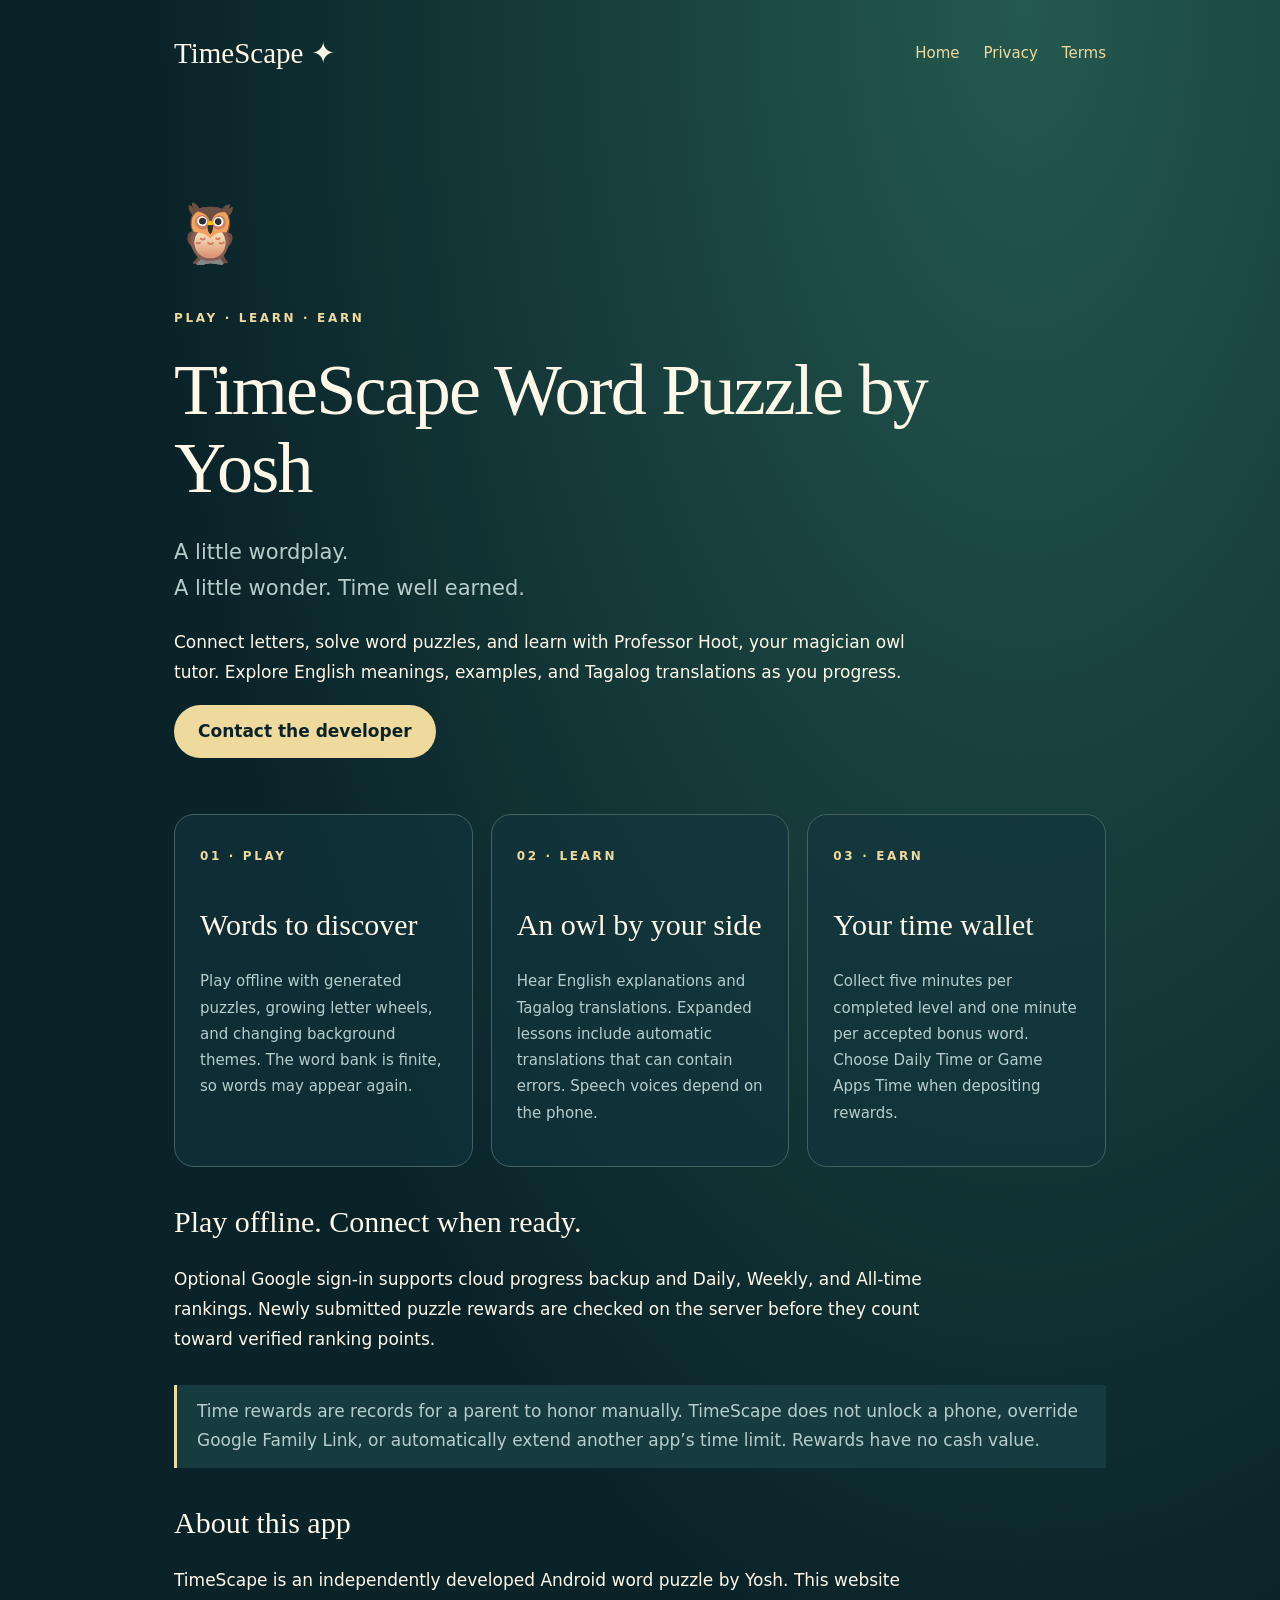
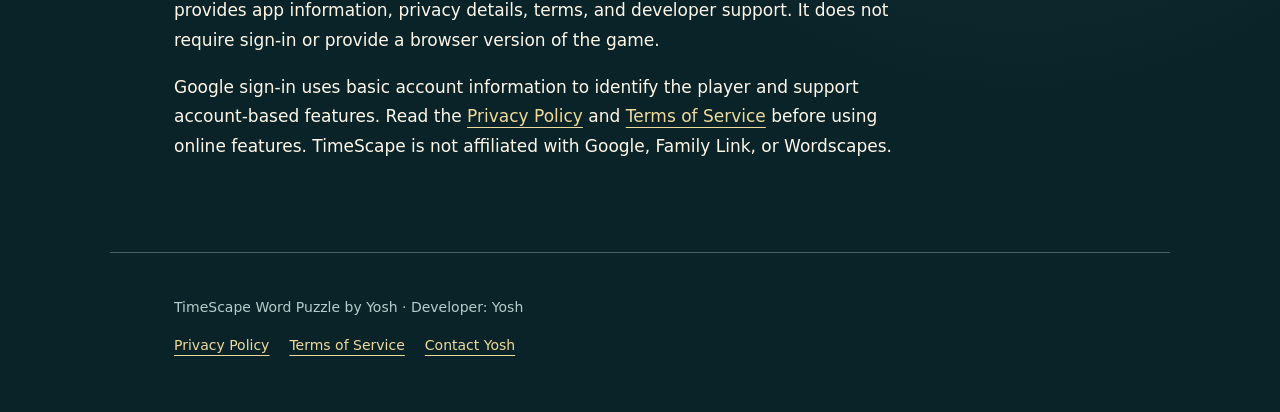
<file: index.html>
<!doctype html>
<html lang="en"><head><meta charset="utf-8"><meta name="viewport" content="width=device-width,initial-scale=1"><meta name="description" content="TimeScape Word Puzzle by Yosh. Play word puzzles, learn English with Tagalog translations, and collect time rewards."><meta name="theme-color" content="#0a2329"><title>Home | TimeScape Word Puzzle by Yosh</title><link rel="stylesheet" href="style.css"></head><body><header><a class="brand" href="./">TimeScape<span aria-hidden="true"> ✦</span></a><nav aria-label="Main navigation"><a href="./">Home</a><a href="privacy.html">Privacy</a><a href="terms.html">Terms</a></nav></header><main class=""><section class="hero"><span class="owl" aria-hidden="true">🦉</span><span class="eyebrow">Play · Learn · Earn</span><h1>TimeScape Word Puzzle by Yosh</h1><p class="lead">A little wordplay.<br>A little wonder. Time well earned.</p><p>Connect letters, solve word puzzles, and learn with Professor Hoot, your magician owl tutor. Explore English meanings, examples, and Tagalog translations as you progress.</p><a class="pill" href="mailto:sora.openai1987@gmail.com">Contact the developer</a></section><section class="cards" aria-label="Game features"><article class="card"><span class="eyebrow">01 · Play</span><h2>Words to discover</h2><p>Play offline with generated puzzles, growing letter wheels, and changing background themes. The word bank is finite, so words may appear again.</p></article><article class="card"><span class="eyebrow">02 · Learn</span><h2>An owl by your side</h2><p>Hear English explanations and Tagalog translations. Expanded lessons include automatic translations that can contain errors. Speech voices depend on the phone.</p></article><article class="card"><span class="eyebrow">03 · Earn</span><h2>Your time wallet</h2><p>Collect five minutes per completed level and one minute per accepted bonus word. Choose Daily Time or Game Apps Time when depositing rewards.</p></article></section><section><h2>Play offline. Connect when ready.</h2><p>Optional Google sign-in supports cloud progress backup and Daily, Weekly, and All-time rankings. Newly submitted puzzle rewards are checked on the server before they count toward verified ranking points.</p><div class="note">Time rewards are records for a parent to honor manually. TimeScape does not unlock a phone, override Google Family Link, or automatically extend another app’s time limit. Rewards have no cash value.</div><h2>About this app</h2><p>TimeScape is an independently developed Android word puzzle by Yosh. This website provides app information, privacy details, terms, and developer support. It does not require sign-in or provide a browser version of the game.</p><p>Google sign-in uses basic account information to identify the player and support account-based features. Read the <a href="privacy.html">Privacy Policy</a> and <a href="terms.html">Terms of Service</a> before using online features. TimeScape is not affiliated with Google, Family Link, or Wordscapes.</p></section></main><footer><p>TimeScape Word Puzzle by Yosh · Developer: Yosh</p><p><a href="privacy.html">Privacy Policy</a><a href="terms.html">Terms of Service</a><a href="mailto:sora.openai1987@gmail.com">Contact Yosh</a></p></footer></body></html>
</file>
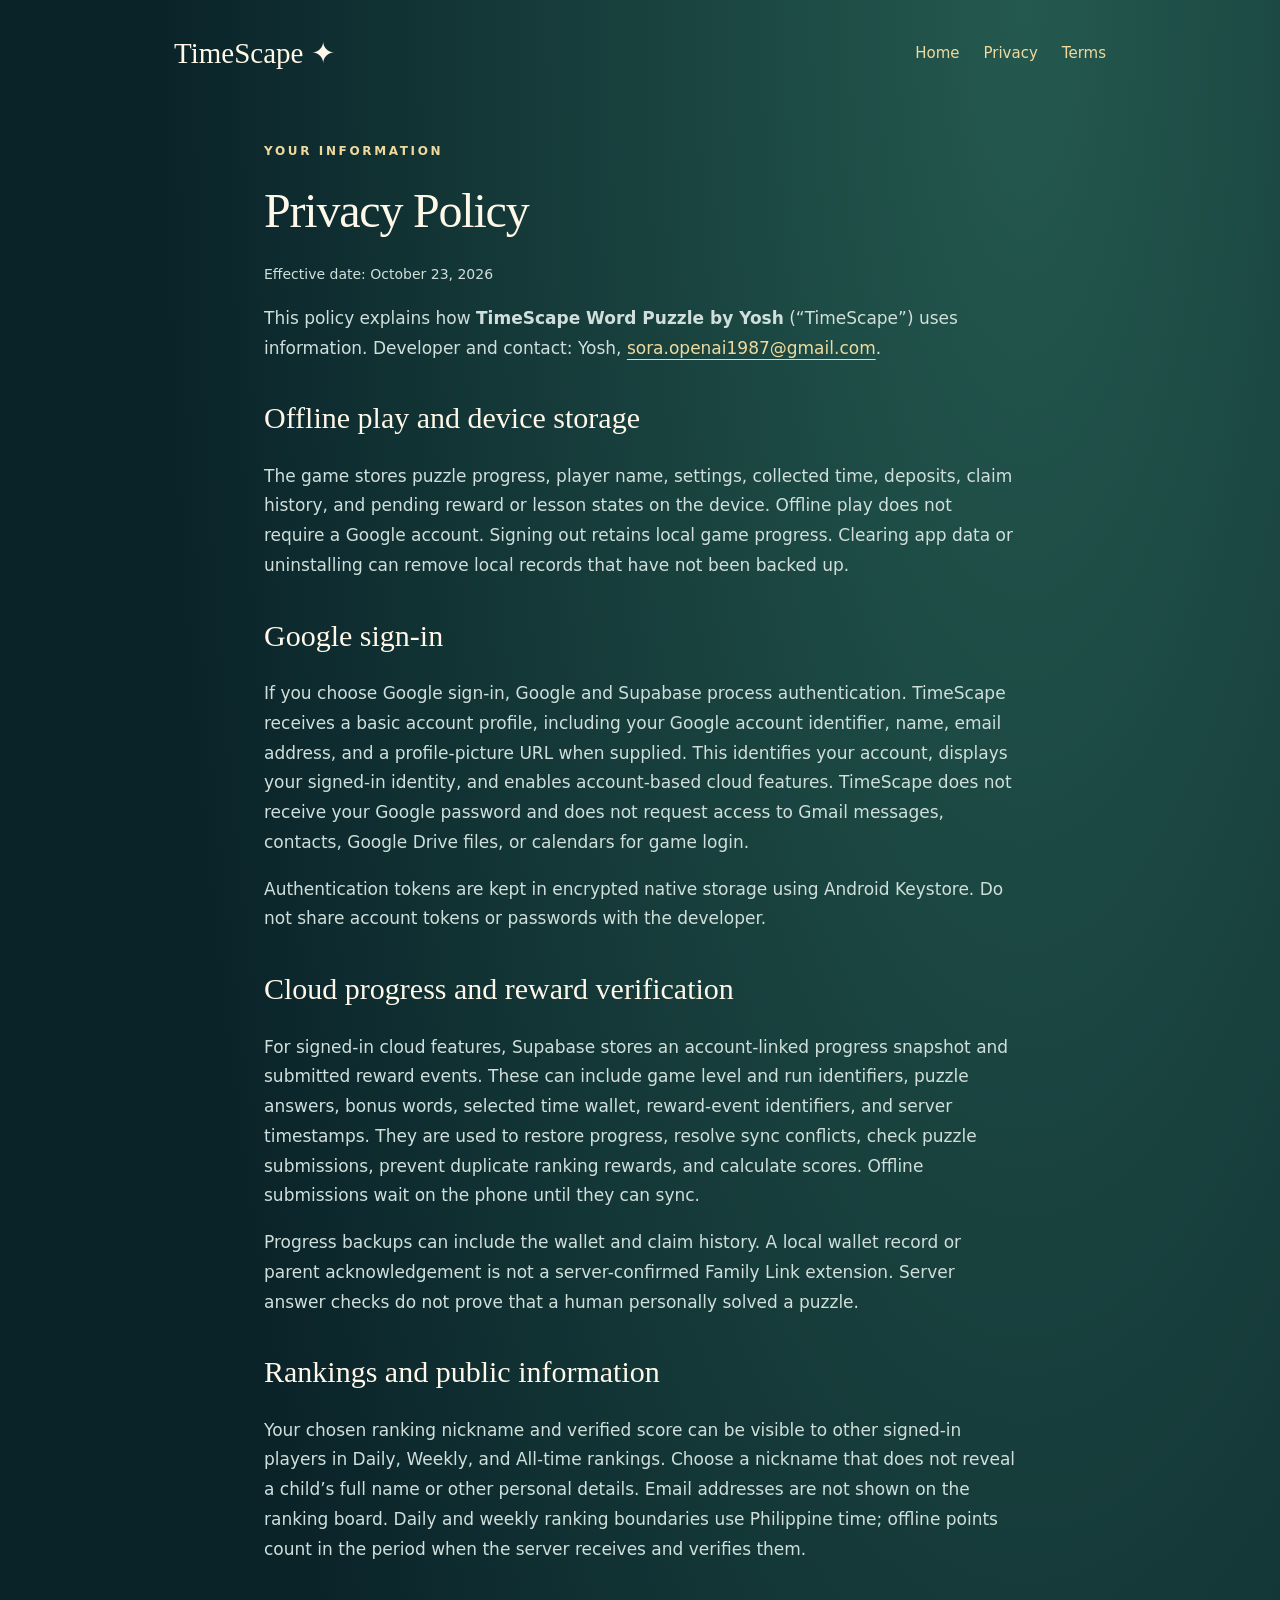
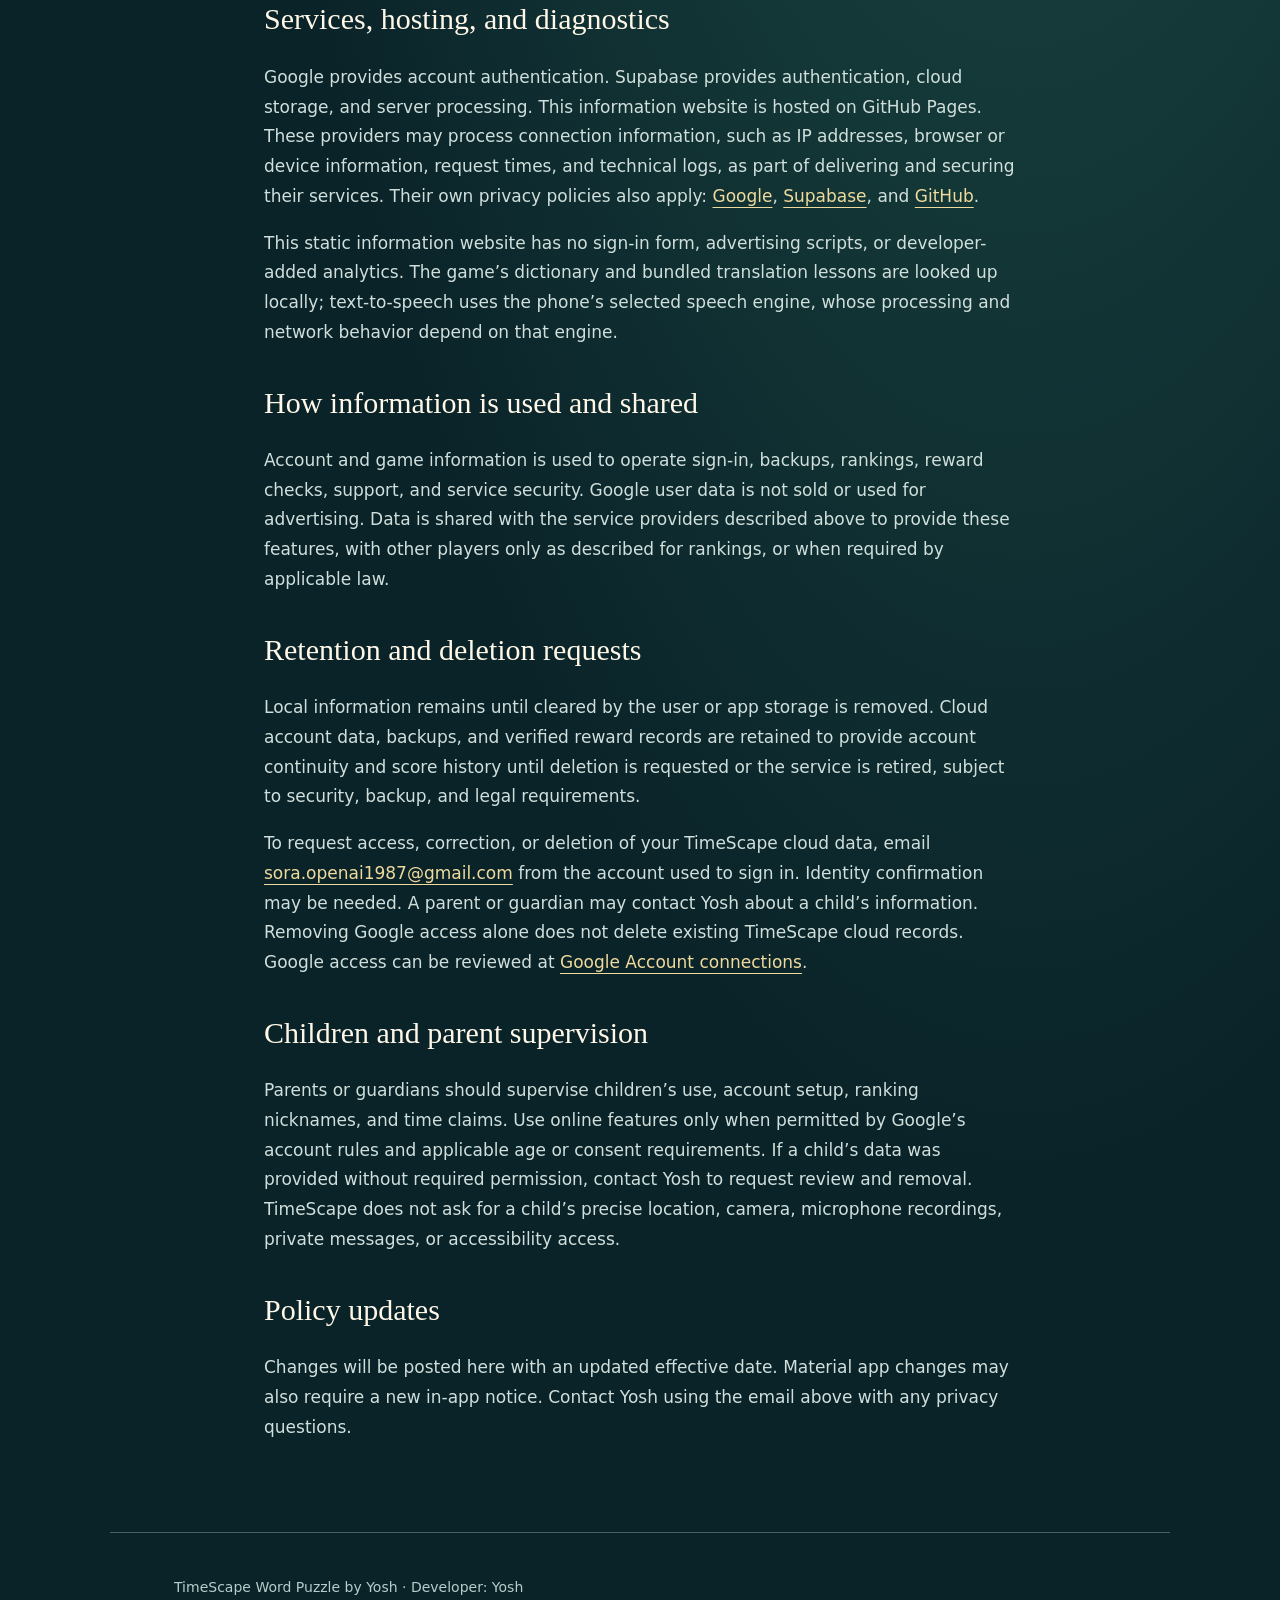
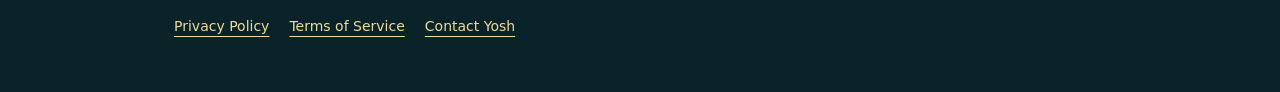
<file: privacy.html>
<!doctype html>
<html lang="en"><head><meta charset="utf-8"><meta name="viewport" content="width=device-width,initial-scale=1"><meta name="description" content="TimeScape Word Puzzle by Yosh. Play word puzzles, learn English with Tagalog translations, and collect time rewards."><meta name="theme-color" content="#0a2329"><title>Privacy Policy | TimeScape Word Puzzle by Yosh</title><link rel="stylesheet" href="style.css"></head><body><header><a class="brand" href="./">TimeScape<span aria-hidden="true"> ✦</span></a><nav aria-label="Main navigation"><a href="./">Home</a><a href="privacy.html">Privacy</a><a href="terms.html">Terms</a></nav></header><main class="legal"><span class="eyebrow">Your information</span><h1>Privacy Policy</h1><p class="date">Effective date: October 23, 2026</p><p>This policy explains how <strong>TimeScape Word Puzzle by Yosh</strong> (“TimeScape”) uses information. Developer and contact: Yosh, <a href="mailto:sora.openai1987@gmail.com">sora.openai1987@gmail.com</a>.</p><h2>Offline play and device storage</h2><p>The game stores puzzle progress, player name, settings, collected time, deposits, claim history, and pending reward or lesson states on the device. Offline play does not require a Google account. Signing out retains local game progress. Clearing app data or uninstalling can remove local records that have not been backed up.</p><h2>Google sign-in</h2><p>If you choose Google sign-in, Google and Supabase process authentication. TimeScape receives a basic account profile, including your Google account identifier, name, email address, and a profile-picture URL when supplied. This identifies your account, displays your signed-in identity, and enables account-based cloud features. TimeScape does not receive your Google password and does not request access to Gmail messages, contacts, Google Drive files, or calendars for game login.</p><p>Authentication tokens are kept in encrypted native storage using Android Keystore. Do not share account tokens or passwords with the developer.</p><h2>Cloud progress and reward verification</h2><p>For signed-in cloud features, Supabase stores an account-linked progress snapshot and submitted reward events. These can include game level and run identifiers, puzzle answers, bonus words, selected time wallet, reward-event identifiers, and server timestamps. They are used to restore progress, resolve sync conflicts, check puzzle submissions, prevent duplicate ranking rewards, and calculate scores. Offline submissions wait on the phone until they can sync.</p><p>Progress backups can include the wallet and claim history. A local wallet record or parent acknowledgement is not a server-confirmed Family Link extension. Server answer checks do not prove that a human personally solved a puzzle.</p><h2>Rankings and public information</h2><p>Your chosen ranking nickname and verified score can be visible to other signed-in players in Daily, Weekly, and All-time rankings. Choose a nickname that does not reveal a child’s full name or other personal details. Email addresses are not shown on the ranking board. Daily and weekly ranking boundaries use Philippine time; offline points count in the period when the server receives and verifies them.</p><h2>Services, hosting, and diagnostics</h2><p>Google provides account authentication. Supabase provides authentication, cloud storage, and server processing. This information website is hosted on GitHub Pages. These providers may process connection information, such as IP addresses, browser or device information, request times, and technical logs, as part of delivering and securing their services. Their own privacy policies also apply: <a href="https://policies.google.com/privacy">Google</a>, <a href="https://supabase.com/privacy">Supabase</a>, and <a href="https://docs.github.com/en/site-policy/privacy-policies/github-general-privacy-statement">GitHub</a>.</p><p>This static information website has no sign-in form, advertising scripts, or developer-added analytics. The game’s dictionary and bundled translation lessons are looked up locally; text-to-speech uses the phone’s selected speech engine, whose processing and network behavior depend on that engine.</p><h2>How information is used and shared</h2><p>Account and game information is used to operate sign-in, backups, rankings, reward checks, support, and service security. Google user data is not sold or used for advertising. Data is shared with the service providers described above to provide these features, with other players only as described for rankings, or when required by applicable law.</p><h2>Retention and deletion requests</h2><p>Local information remains until cleared by the user or app storage is removed. Cloud account data, backups, and verified reward records are retained to provide account continuity and score history until deletion is requested or the service is retired, subject to security, backup, and legal requirements.</p><p>To request access, correction, or deletion of your TimeScape cloud data, email <a href="mailto:sora.openai1987@gmail.com?subject=TimeScape%20data%20request">sora.openai1987@gmail.com</a> from the account used to sign in. Identity confirmation may be needed. A parent or guardian may contact Yosh about a child’s information. Removing Google access alone does not delete existing TimeScape cloud records. Google access can be reviewed at <a href="https://myaccount.google.com/connections">Google Account connections</a>.</p><h2>Children and parent supervision</h2><p>Parents or guardians should supervise children’s use, account setup, ranking nicknames, and time claims. Use online features only when permitted by Google’s account rules and applicable age or consent requirements. If a child’s data was provided without required permission, contact Yosh to request review and removal. TimeScape does not ask for a child’s precise location, camera, microphone recordings, private messages, or accessibility access.</p><h2>Policy updates</h2><p>Changes will be posted here with an updated effective date. Material app changes may also require a new in-app notice. Contact Yosh using the email above with any privacy questions.</p></main><footer><p>TimeScape Word Puzzle by Yosh · Developer: Yosh</p><p><a href="privacy.html">Privacy Policy</a><a href="terms.html">Terms of Service</a><a href="mailto:sora.openai1987@gmail.com">Contact Yosh</a></p></footer></body></html>
</file>
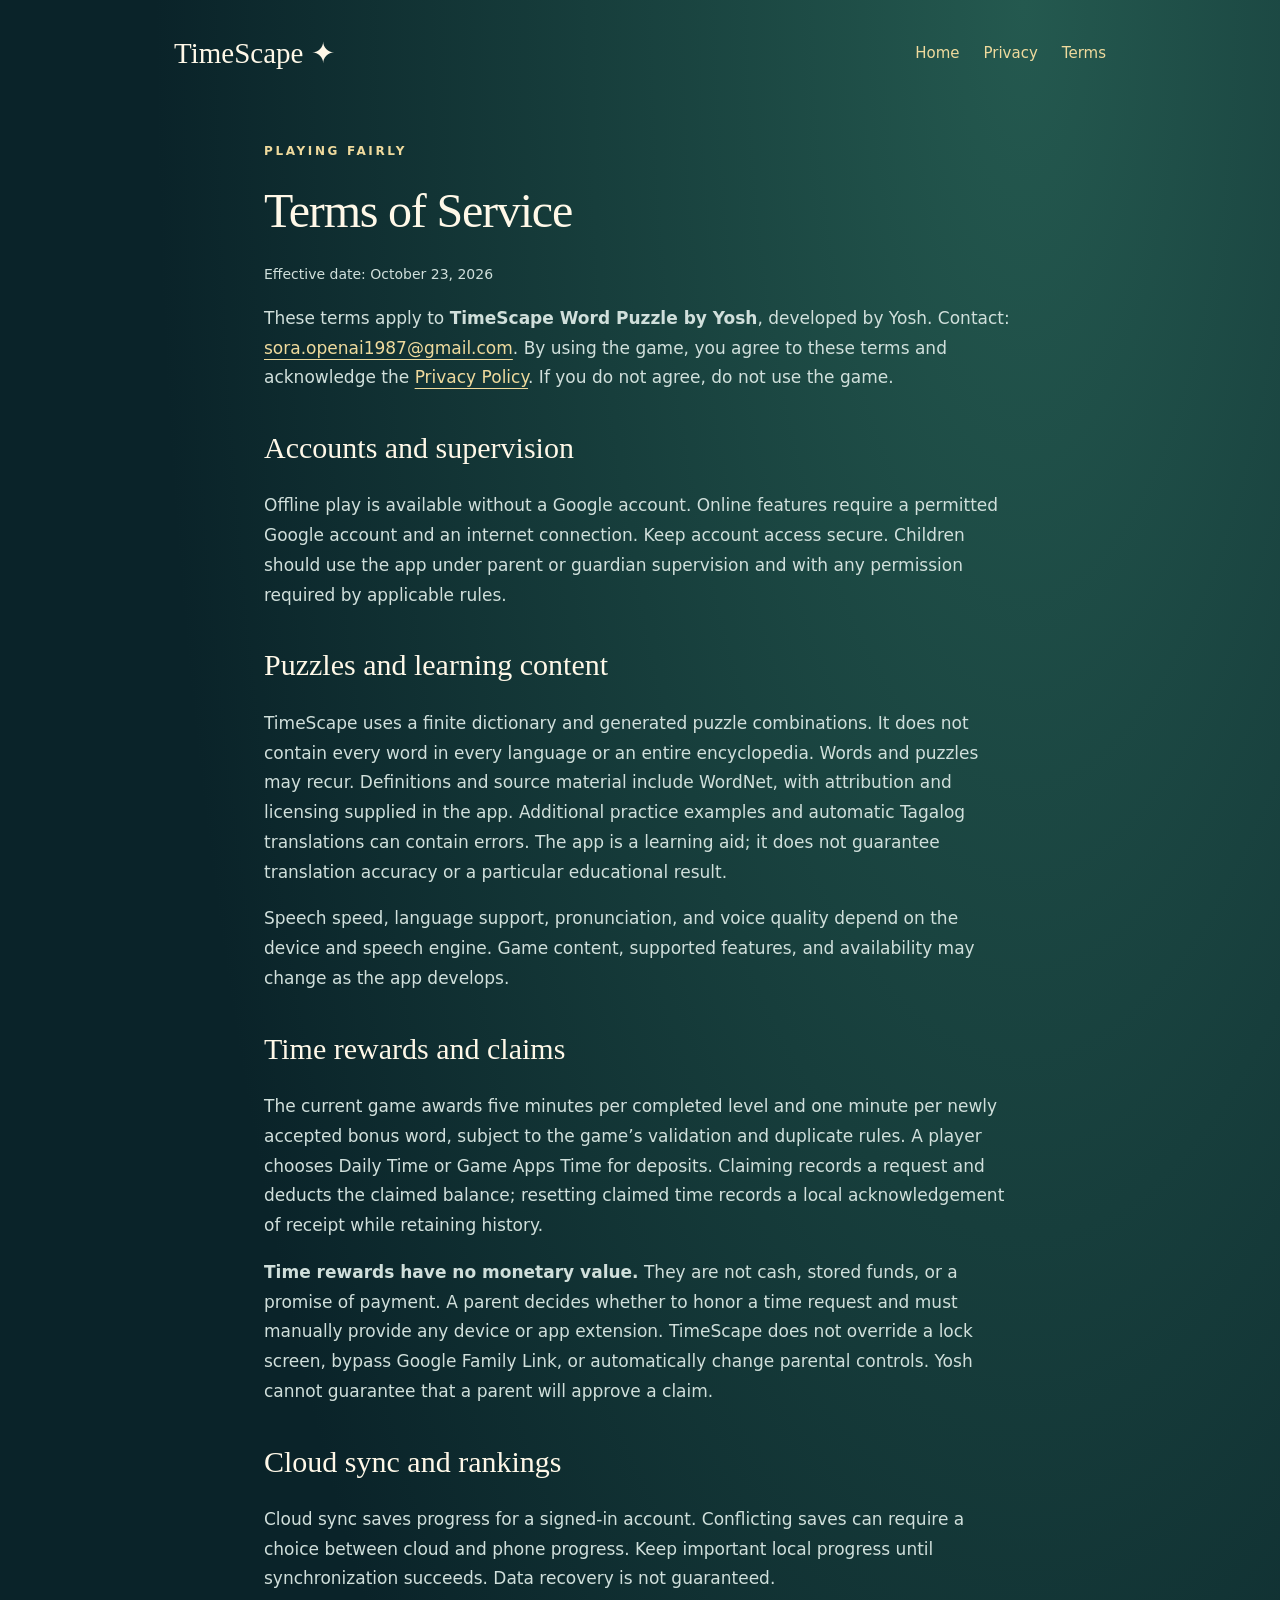
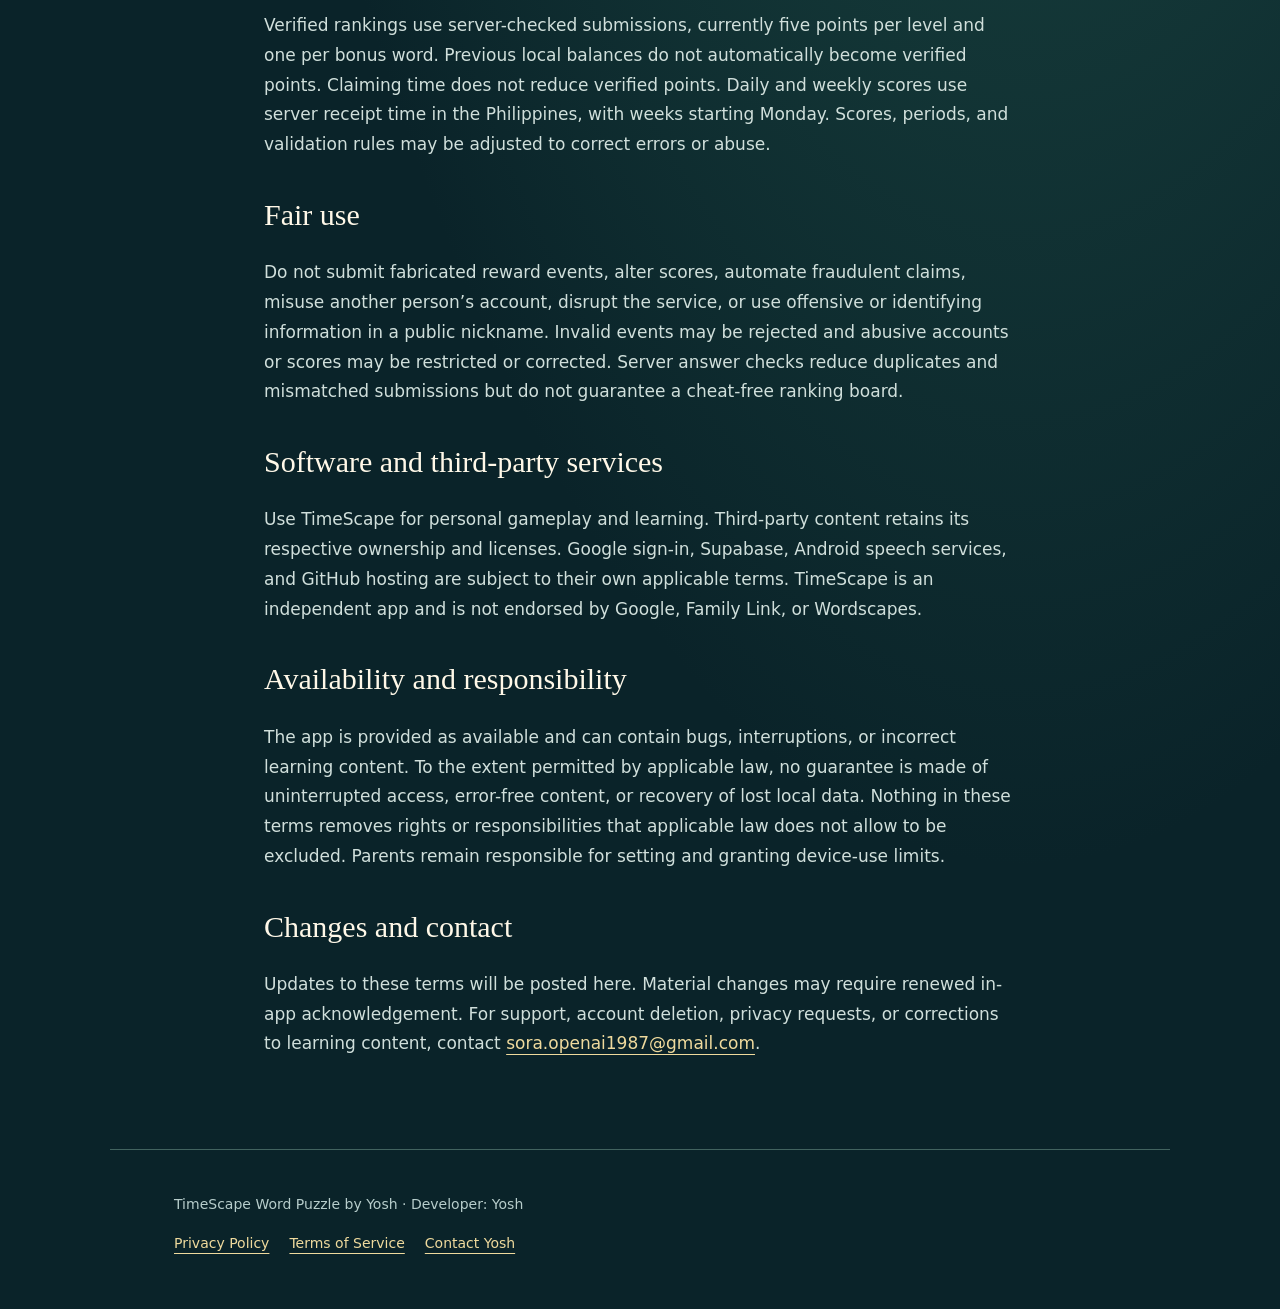
<file: terms.html>
<!doctype html>
<html lang="en"><head><meta charset="utf-8"><meta name="viewport" content="width=device-width,initial-scale=1"><meta name="description" content="TimeScape Word Puzzle by Yosh. Play word puzzles, learn English with Tagalog translations, and collect time rewards."><meta name="theme-color" content="#0a2329"><title>Terms of Service | TimeScape Word Puzzle by Yosh</title><link rel="stylesheet" href="style.css"></head><body><header><a class="brand" href="./">TimeScape<span aria-hidden="true"> ✦</span></a><nav aria-label="Main navigation"><a href="./">Home</a><a href="privacy.html">Privacy</a><a href="terms.html">Terms</a></nav></header><main class="legal"><span class="eyebrow">Playing fairly</span><h1>Terms of Service</h1><p class="date">Effective date: October 23, 2026</p><p>These terms apply to <strong>TimeScape Word Puzzle by Yosh</strong>, developed by Yosh. Contact: <a href="mailto:sora.openai1987@gmail.com">sora.openai1987@gmail.com</a>. By using the game, you agree to these terms and acknowledge the <a href="privacy.html">Privacy Policy</a>. If you do not agree, do not use the game.</p><h2>Accounts and supervision</h2><p>Offline play is available without a Google account. Online features require a permitted Google account and an internet connection. Keep account access secure. Children should use the app under parent or guardian supervision and with any permission required by applicable rules.</p><h2>Puzzles and learning content</h2><p>TimeScape uses a finite dictionary and generated puzzle combinations. It does not contain every word in every language or an entire encyclopedia. Words and puzzles may recur. Definitions and source material include WordNet, with attribution and licensing supplied in the app. Additional practice examples and automatic Tagalog translations can contain errors. The app is a learning aid; it does not guarantee translation accuracy or a particular educational result.</p><p>Speech speed, language support, pronunciation, and voice quality depend on the device and speech engine. Game content, supported features, and availability may change as the app develops.</p><h2>Time rewards and claims</h2><p>The current game awards five minutes per completed level and one minute per newly accepted bonus word, subject to the game’s validation and duplicate rules. A player chooses Daily Time or Game Apps Time for deposits. Claiming records a request and deducts the claimed balance; resetting claimed time records a local acknowledgement of receipt while retaining history.</p><p><strong>Time rewards have no monetary value.</strong> They are not cash, stored funds, or a promise of payment. A parent decides whether to honor a time request and must manually provide any device or app extension. TimeScape does not override a lock screen, bypass Google Family Link, or automatically change parental controls. Yosh cannot guarantee that a parent will approve a claim.</p><h2>Cloud sync and rankings</h2><p>Cloud sync saves progress for a signed-in account. Conflicting saves can require a choice between cloud and phone progress. Keep important local progress until synchronization succeeds. Data recovery is not guaranteed.</p><p>Verified rankings use server-checked submissions, currently five points per level and one per bonus word. Previous local balances do not automatically become verified points. Claiming time does not reduce verified points. Daily and weekly scores use server receipt time in the Philippines, with weeks starting Monday. Scores, periods, and validation rules may be adjusted to correct errors or abuse.</p><h2>Fair use</h2><p>Do not submit fabricated reward events, alter scores, automate fraudulent claims, misuse another person’s account, disrupt the service, or use offensive or identifying information in a public nickname. Invalid events may be rejected and abusive accounts or scores may be restricted or corrected. Server answer checks reduce duplicates and mismatched submissions but do not guarantee a cheat-free ranking board.</p><h2>Software and third-party services</h2><p>Use TimeScape for personal gameplay and learning. Third-party content retains its respective ownership and licenses. Google sign-in, Supabase, Android speech services, and GitHub hosting are subject to their own applicable terms. TimeScape is an independent app and is not endorsed by Google, Family Link, or Wordscapes.</p><h2>Availability and responsibility</h2><p>The app is provided as available and can contain bugs, interruptions, or incorrect learning content. To the extent permitted by applicable law, no guarantee is made of uninterrupted access, error-free content, or recovery of lost local data. Nothing in these terms removes rights or responsibilities that applicable law does not allow to be excluded. Parents remain responsible for setting and granting device-use limits.</p><h2>Changes and contact</h2><p>Updates to these terms will be posted here. Material changes may require renewed in-app acknowledgement. For support, account deletion, privacy requests, or corrections to learning content, contact <a href="mailto:sora.openai1987@gmail.com">sora.openai1987@gmail.com</a>.</p></main><footer><p>TimeScape Word Puzzle by Yosh · Developer: Yosh</p><p><a href="privacy.html">Privacy Policy</a><a href="terms.html">Terms of Service</a><a href="mailto:sora.openai1987@gmail.com">Contact Yosh</a></p></footer></body></html>
</file>
<file: style.css>
:root{color-scheme:dark;--bg:#0a2329;--panel:#12353d;--ink:#fff8e8;--muted:#b7cdcb;--gold:#efda9d}*{box-sizing:border-box}body{margin:0;background:radial-gradient(ellipse at 80% 0,#24594f,transparent 60%),var(--bg);color:var(--ink);font:17px/1.75 system-ui,-apple-system,sans-serif}a{color:var(--gold);text-underline-offset:5px}header,main,footer{max-width:1060px;margin:auto;padding:28px clamp(22px,5vw,64px)}header{display:flex;align-items:center;justify-content:space-between;gap:20px;flex-wrap:wrap}header a{text-decoration:none}.brand{font-family:Georgia,serif;font-size:29px;color:var(--ink)}nav{display:flex;gap:24px;flex-wrap:wrap;font-size:15px}main{min-height:65vh}.hero{padding:48px 0 56px;max-width:780px}.eyebrow{color:var(--gold);letter-spacing:.22em;text-transform:uppercase;font-size:12px;font-weight:700}h1{font:clamp(38px,7vw,72px)/1.08 Georgia,serif;margin:20px 0 26px;letter-spacing:-.025em}h2{font:30px/1.25 Georgia,serif;margin-top:36px}h3{font-size:18px}p{max-width:760px}.lead{font-size:21px;color:var(--muted)}.owl{font-size:58px;display:block;margin-bottom:18px}.cards{display:grid;grid-template-columns:repeat(3,1fr);gap:18px}.card{border:1px solid #42635f;border-radius:20px;padding:25px;background:#12353d99}.card p{color:var(--muted);font-size:15px}.pill{display:inline-block;background:var(--gold);color:var(--bg);border-radius:30px;padding:12px 24px;text-decoration:none;font-weight:750}.note{border-left:3px solid var(--gold);padding:12px 20px;background:#173c40;margin:30px 0;color:var(--muted)}.legal{max-width:880px}.legal h1{font-size:48px}.legal li{margin:12px 0}.legal p,.legal li{color:#d0dfdb}.date,footer{color:var(--muted);font-size:14px}footer{border-top:1px solid #42635f;margin-top:45px;padding-bottom:40px}footer a{margin-right:20px}@media(max-width:680px){.cards{grid-template-columns:1fr}.hero{padding:22px 0 35px}header{padding-top:22px}nav{gap:16px}.lead{font-size:19px}.legal h1{font-size:38px}}
</file>
